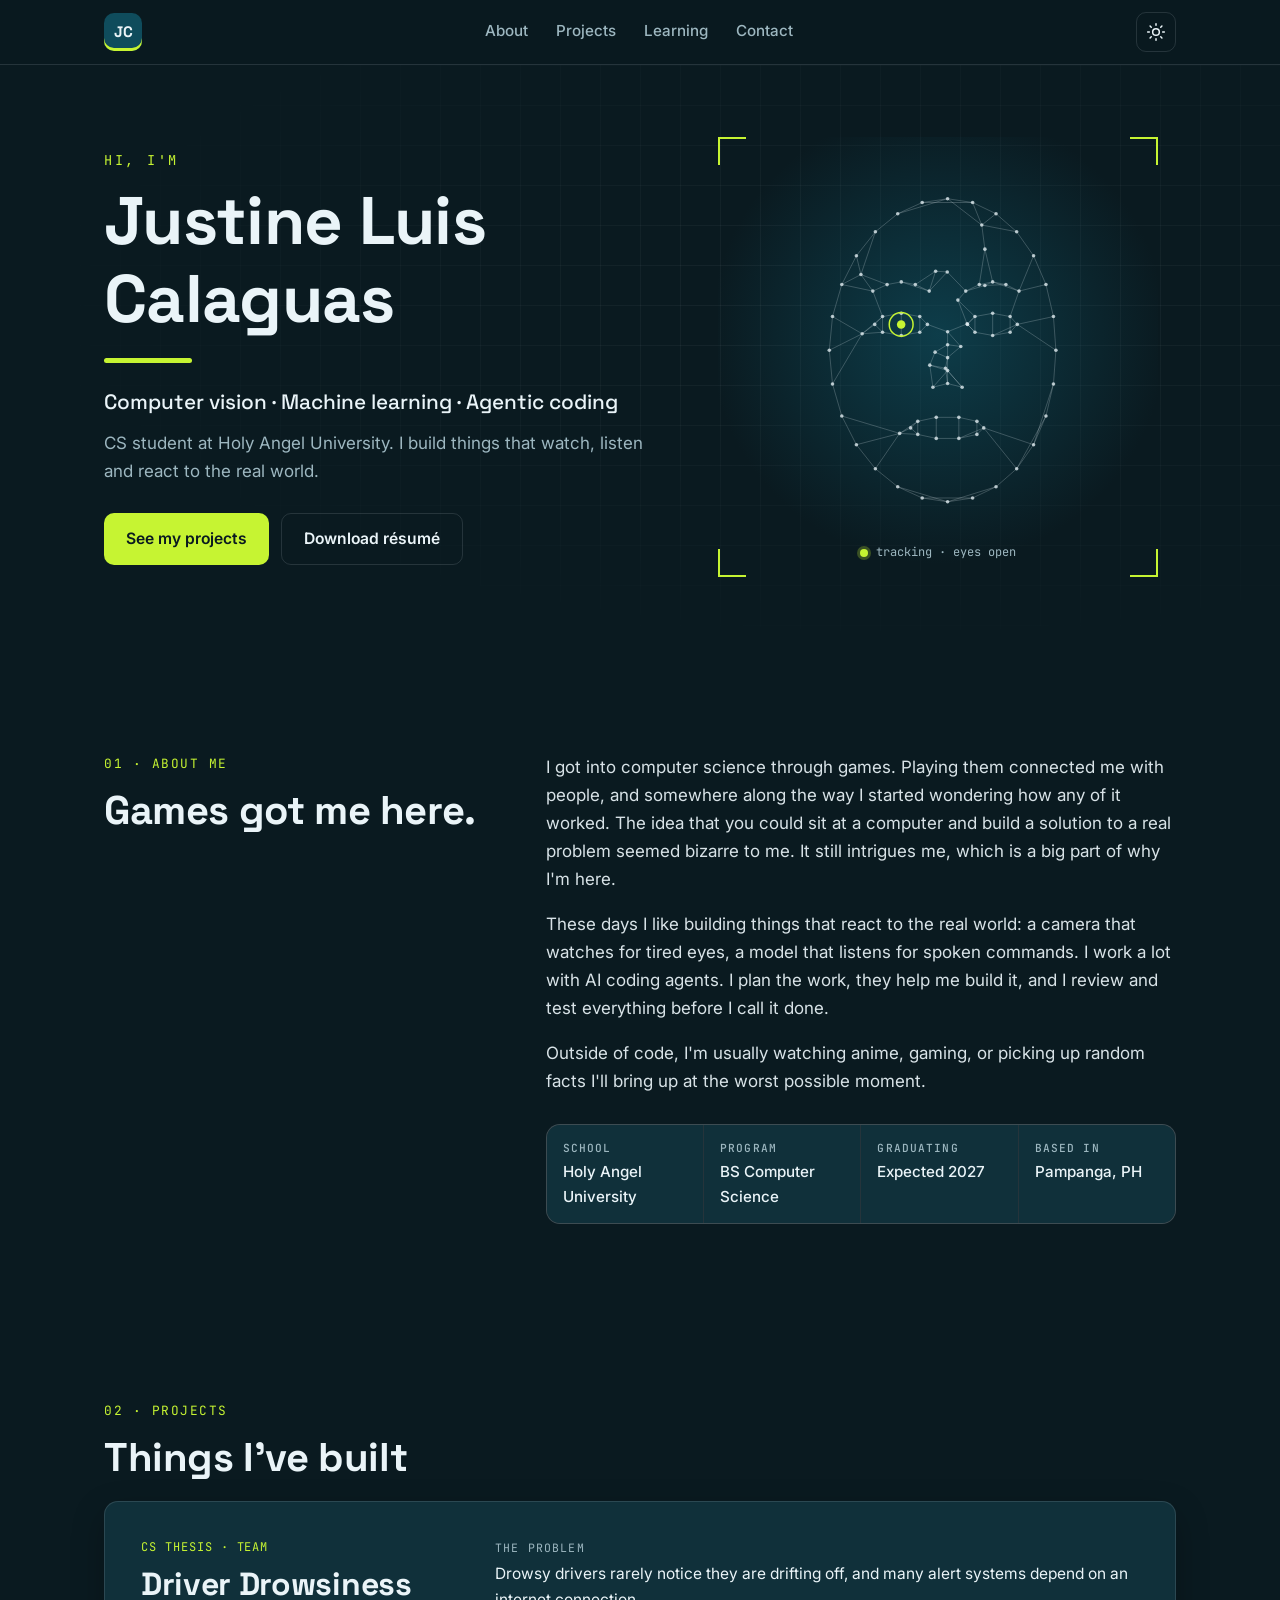
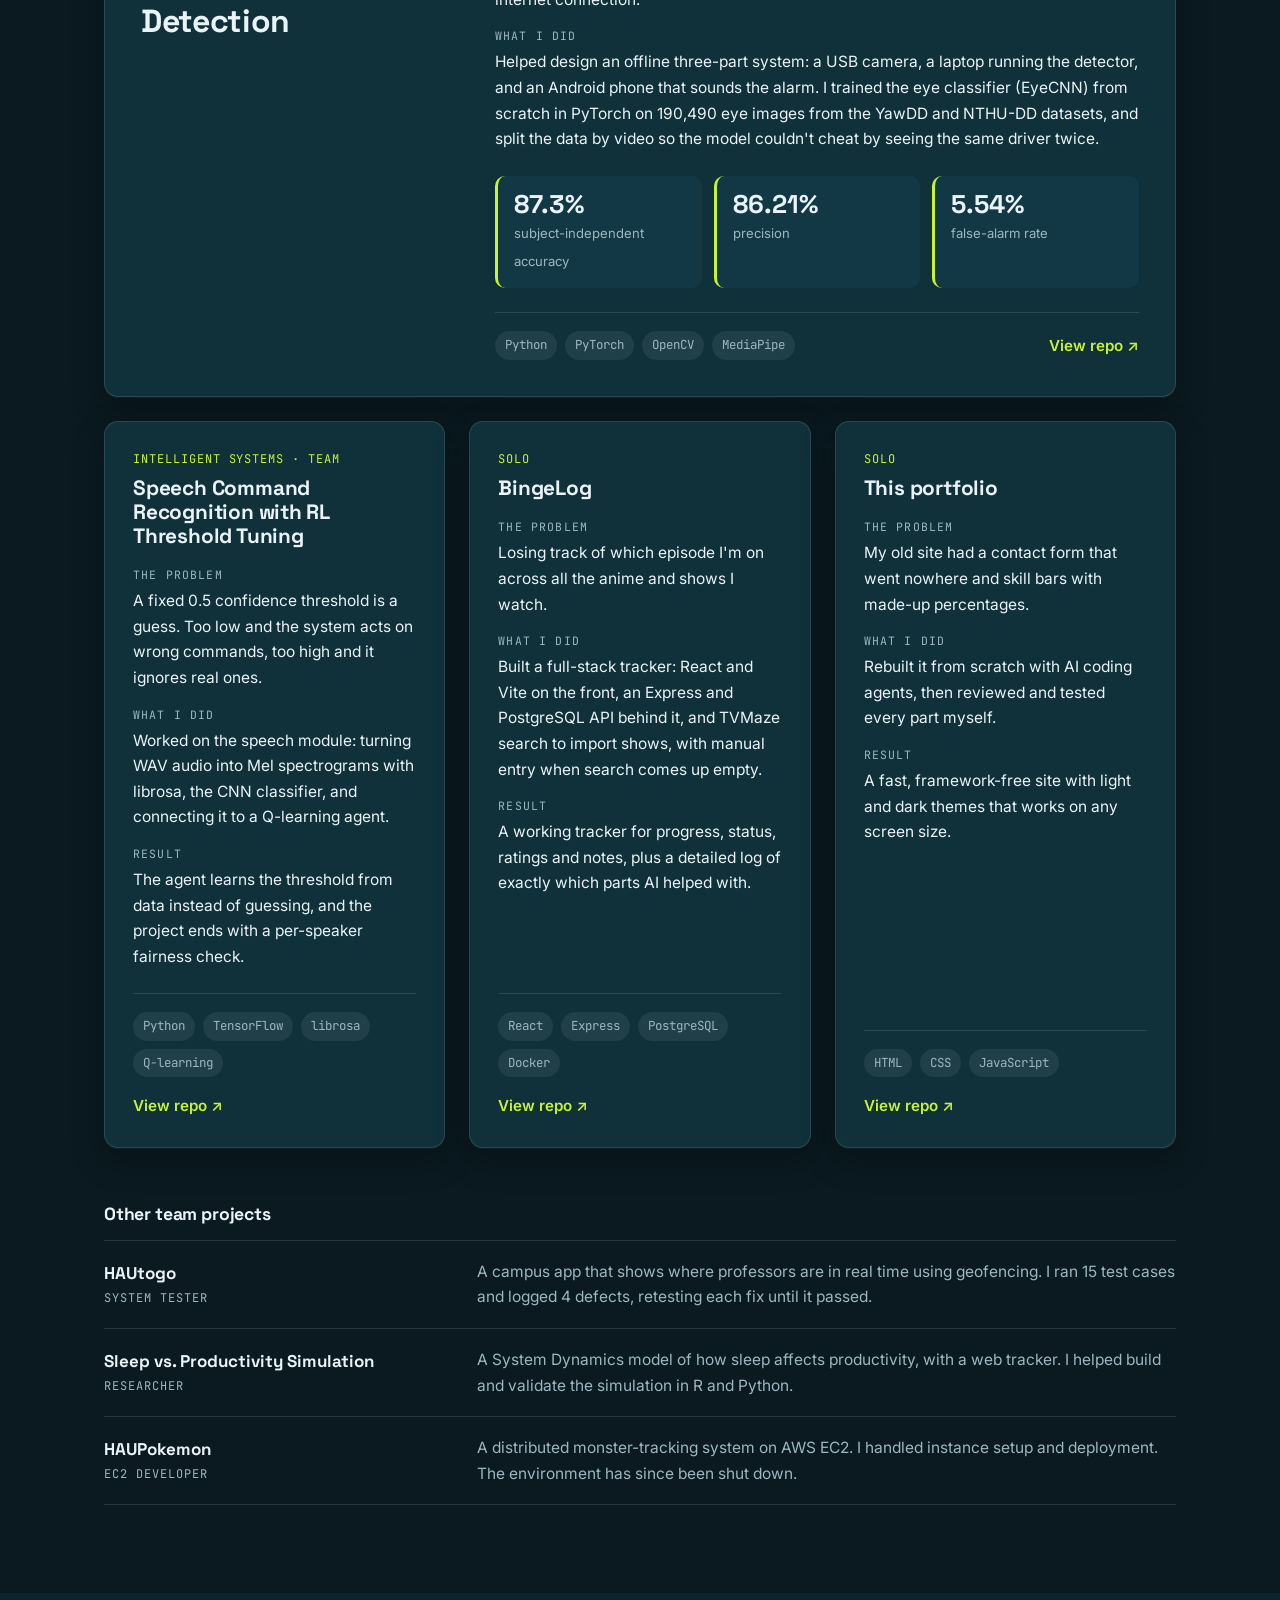
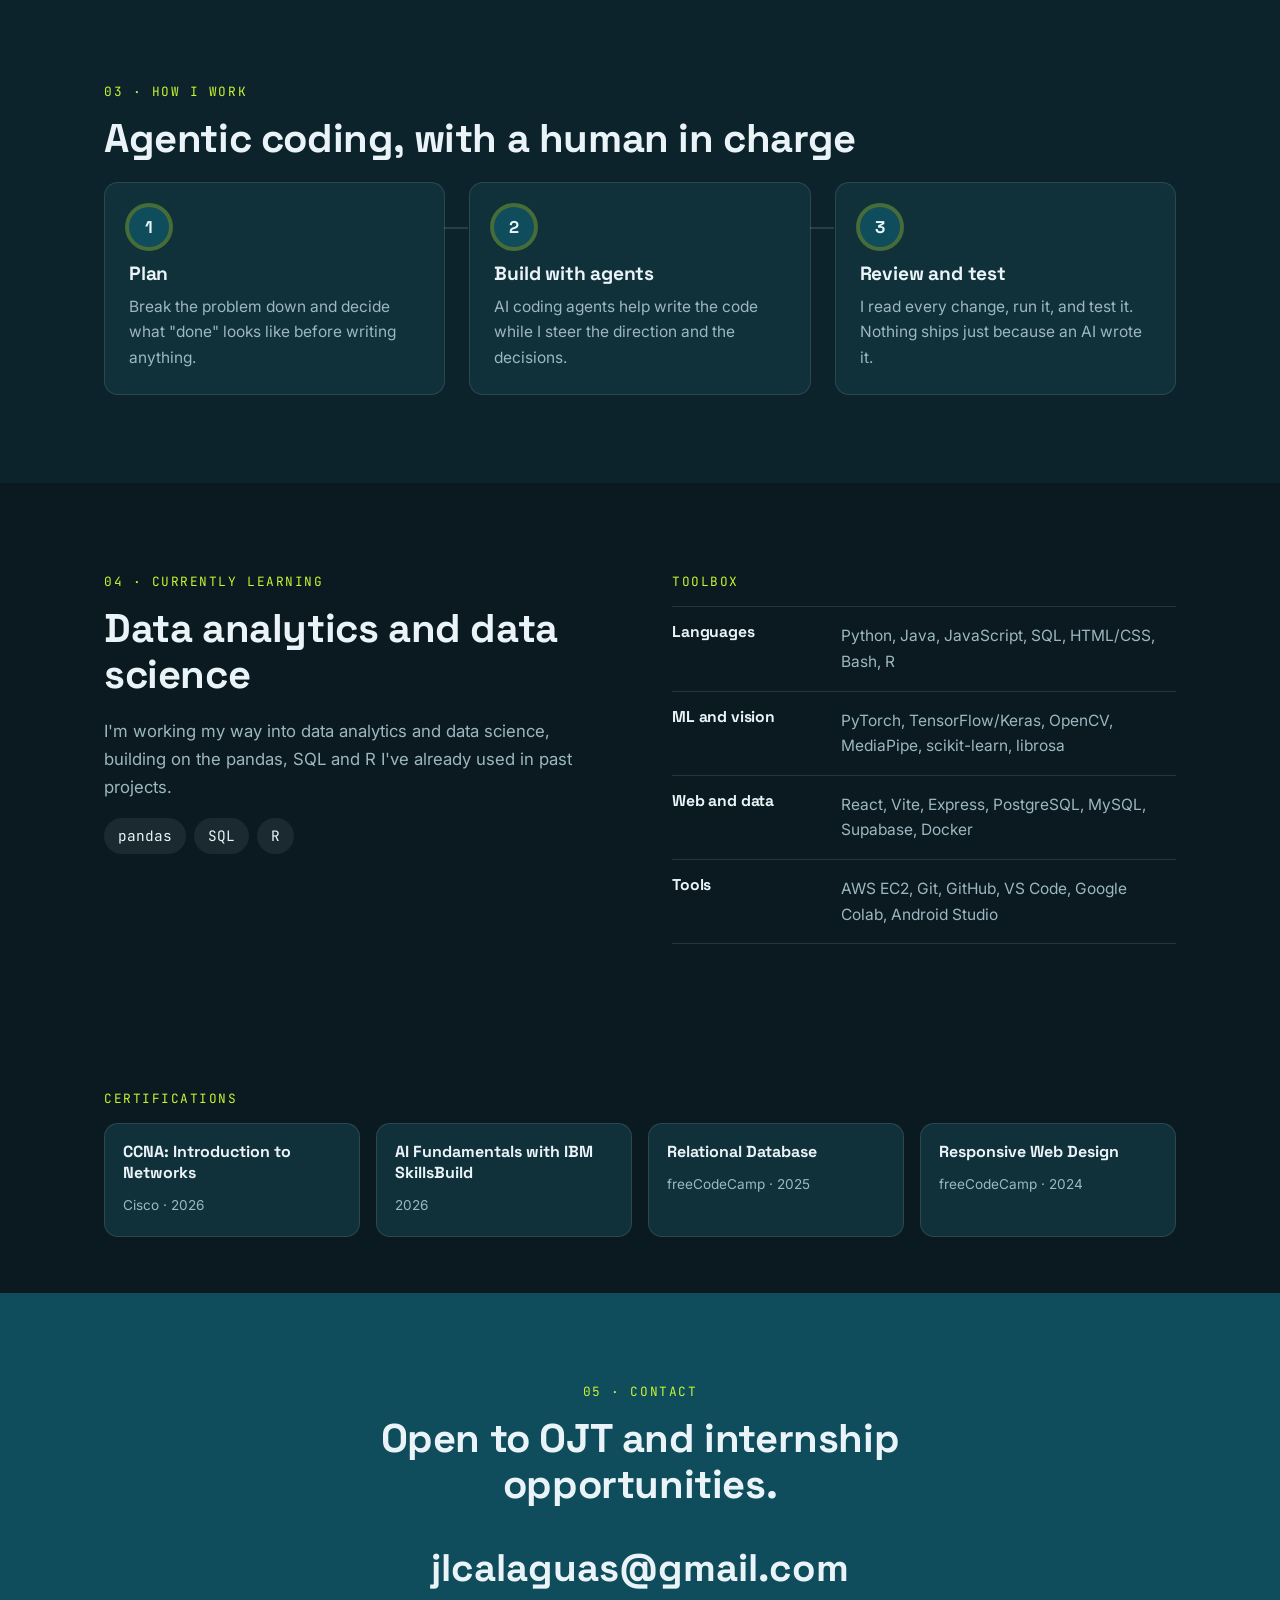
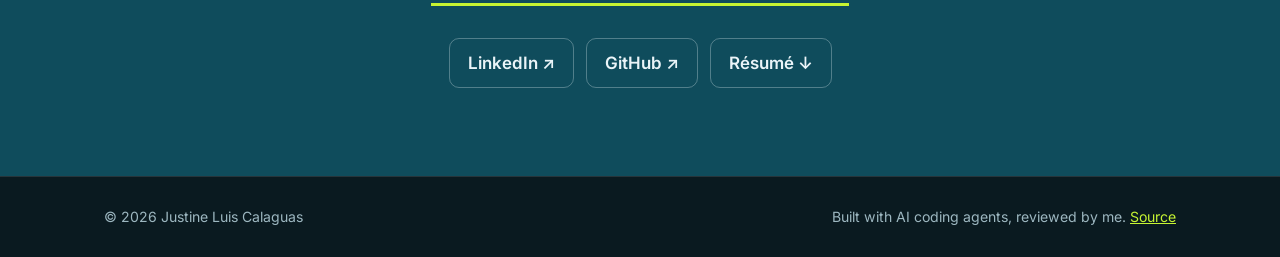
<file: index.html>
<!DOCTYPE html>
<html lang="en" data-theme="dark">
<head>
  <meta charset="UTF-8">
  <meta name="viewport" content="width=device-width, initial-scale=1">
  <title>Justine Calaguas</title>
  <meta name="description" content="Justine Luis Calaguas, Computer Science student at Holy Angel University. Computer vision, machine learning and agentic coding.">
  <meta name="theme-color" content="#0A1A20">
  <meta property="og:title" content="Justine Calaguas">
  <meta property="og:description" content="Computer vision · Machine learning · Agentic coding">
  <meta property="og:type" content="website">
  <meta property="og:url" content="https://jcalaguas.github.io/Portfolio/">
  <meta property="og:image" content="https://jcalaguas.github.io/Portfolio/og-image.png">
  <meta name="twitter:card" content="summary_large_image">
  <link rel="icon" href="favicon.svg" type="image/svg+xml">
  <link rel="preconnect" href="https://fonts.googleapis.com">
  <link rel="preconnect" href="https://fonts.gstatic.com" crossorigin>
  <link href="https://fonts.googleapis.com/css2?family=Inter:wght@400;500;600&family=JetBrains+Mono:wght@500&family=Space+Grotesk:wght@500;700&display=swap" rel="stylesheet">
  <link rel="stylesheet" href="styles.css">
  <script>
    try {
      var t = localStorage.getItem("theme");
      if (t === "light" || t === "dark") document.documentElement.setAttribute("data-theme", t);
    } catch (e) {}
  </script>
</head>
<body>
  <a class="skip" href="#main">Skip to content</a>

  <header class="nav" id="top">
    <div class="wrap nav-inner">
      <a class="logo" href="#top" aria-label="Back to top">
        <span class="logo-mark">JC</span>
      </a>
      <nav class="nav-links" id="nav-links" aria-label="Main">
        <a href="#about">About</a>
        <a href="#projects">Projects</a>
        <a href="#learning">Learning</a>
        <a href="#contact">Contact</a>
      </nav>
      <div class="nav-actions">
        <button class="icon-btn" id="theme-toggle" type="button" aria-label="Switch to light theme">
          <svg class="i-sun" viewBox="0 0 24 24" aria-hidden="true"><circle cx="12" cy="12" r="4"/><path d="M12 2v2M12 20v2M4.9 4.9l1.4 1.4M17.7 17.7l1.4 1.4M2 12h2M20 12h2M4.9 19.1l1.4-1.4M17.7 6.3l1.4-1.4"/></svg>
          <svg class="i-moon" viewBox="0 0 24 24" aria-hidden="true"><path d="M20 14.5A8 8 0 0 1 9.5 4a8 8 0 1 0 10.5 10.5z"/></svg>
        </button>
        <button class="icon-btn menu-btn" id="menu-btn" type="button" aria-label="Open menu" aria-expanded="false" aria-controls="nav-links">
          <svg viewBox="0 0 24 24" aria-hidden="true"><path d="M4 7h16M4 12h16M4 17h16"/></svg>
        </button>
      </div>
    </div>
  </header>

  <main id="main">
    <!-- HERO -->
    <section class="hero">
      <div class="wrap hero-inner">
        <div class="hero-text">
          <p class="eyebrow">Hi, I'm</p>
          <h1>Justine Luis Calaguas</h1>
          <span class="underline" aria-hidden="true"></span>
          <p class="tagline">Computer vision · Machine learning · Agentic coding</p>
          <p class="hero-sub">CS student at Holy Angel University. I build things that watch, listen and react to the real world.</p>
          <div class="hero-cta">
            <a class="btn btn-primary" href="#projects">See my projects</a>
            <a class="btn btn-ghost" href="Calaguas_Justine_Resume.pdf" download>Download résumé</a>
          </div>
        </div>
        <div class="hero-visual" aria-hidden="true">
          <canvas id="mesh"></canvas>
          <span class="corner tl"></span><span class="corner tr"></span>
          <span class="corner bl"></span><span class="corner br"></span>
          <p class="mesh-label"><span class="dot"></span> tracking · eyes open</p>
        </div>
      </div>
    </section>

    <!-- ABOUT -->
    <section class="section" id="about">
      <div class="wrap about-grid">
        <div>
          <p class="kicker">01 · About me</p>
          <h2>Games got me here.</h2>
        </div>
        <div class="about-body">
          <p>I got into computer science through games. Playing them connected me with people, and somewhere along the way I started wondering how any of it worked. The idea that you could sit at a computer and build a solution to a real problem seemed bizarre to me. It still intrigues me, which is a big part of why I'm here.</p>
          <p>These days I like building things that react to the real world: a camera that watches for tired eyes, a model that listens for spoken commands. I work a lot with AI coding agents. I plan the work, they help me build it, and I review and test everything before I call it done.</p>
          <p>Outside of code, I'm usually watching anime, gaming, or picking up random facts I'll bring up at the worst possible moment.</p>
          <ul class="facts">
            <li><span>School</span>Holy Angel University</li>
            <li><span>Program</span>BS Computer Science</li>
            <li><span>Graduating</span>Expected 2027</li>
            <li><span>Based in</span>Pampanga, PH</li>
          </ul>
        </div>
      </div>
    </section>

    <!-- PROJECTS -->
    <section class="section" id="projects">
      <div class="wrap">
        <p class="kicker">02 · Projects</p>
        <h2>Things I've built</h2>

        <article class="project featured">
          <div class="project-head">
            <p class="tag">CS thesis · Team</p>
            <h3>Driver Drowsiness Detection</h3>
          </div>
          <div class="project-body">
            <dl>
              <dt>The problem</dt>
              <dd>Drowsy drivers rarely notice they are drifting off, and many alert systems depend on an internet connection.</dd>
              <dt>What I did</dt>
              <dd>Helped design an offline three-part system: a USB camera, a laptop running the detector, and an Android phone that sounds the alarm. I trained the eye classifier (EyeCNN) from scratch in PyTorch on 190,490 eye images from the YawDD and NTHU-DD datasets, and split the data by video so the model couldn't cheat by seeing the same driver twice.</dd>
            </dl>
            <ul class="stats">
              <li><strong>87.3%</strong><span>subject-independent accuracy</span></li>
              <li><strong>86.21%</strong><span>precision</span></li>
              <li><strong>5.54%</strong><span>false-alarm rate</span></li>
            </ul>
            <div class="project-foot">
              <ul class="chips"><li>Python</li><li>PyTorch</li><li>OpenCV</li><li>MediaPipe</li></ul>
              <a class="link" href="https://github.com/kurtzk10/drowsiness-detector" target="_blank" rel="noopener">View repo <span aria-hidden="true">↗</span></a>
            </div>
          </div>
        </article>

        <div class="project-grid">
          <article class="project">
            <p class="tag">Intelligent Systems · Team</p>
            <h3>Speech Command Recognition with RL Threshold Tuning</h3>
            <dl>
              <dt>The problem</dt>
              <dd>A fixed 0.5 confidence threshold is a guess. Too low and the system acts on wrong commands, too high and it ignores real ones.</dd>
              <dt>What I did</dt>
              <dd>Worked on the speech module: turning WAV audio into Mel spectrograms with librosa, the CNN classifier, and connecting it to a Q-learning agent.</dd>
              <dt>Result</dt>
              <dd>The agent learns the threshold from data instead of guessing, and the project ends with a per-speaker fairness check.</dd>
            </dl>
            <div class="project-foot">
              <ul class="chips"><li>Python</li><li>TensorFlow</li><li>librosa</li><li>Q-learning</li></ul>
              <a class="link" href="https://github.com/JCalaguas/speech-command-rl-threshold" target="_blank" rel="noopener">View repo <span aria-hidden="true">↗</span></a>
            </div>
          </article>

          <article class="project">
            <p class="tag">Solo</p>
            <h3>BingeLog</h3>
            <dl>
              <dt>The problem</dt>
              <dd>Losing track of which episode I'm on across all the anime and shows I watch.</dd>
              <dt>What I did</dt>
              <dd>Built a full-stack tracker: React and Vite on the front, an Express and PostgreSQL API behind it, and TVMaze search to import shows, with manual entry when search comes up empty.</dd>
              <dt>Result</dt>
              <dd>A working tracker for progress, status, ratings and notes, plus a detailed log of exactly which parts AI helped with.</dd>
            </dl>
            <div class="project-foot">
              <ul class="chips"><li>React</li><li>Express</li><li>PostgreSQL</li><li>Docker</li></ul>
              <a class="link" href="https://github.com/JCalaguas/Bingelog" target="_blank" rel="noopener">View repo <span aria-hidden="true">↗</span></a>
            </div>
          </article>

          <article class="project">
            <p class="tag">Solo</p>
            <h3>This portfolio</h3>
            <dl>
              <dt>The problem</dt>
              <dd>My old site had a contact form that went nowhere and skill bars with made-up percentages.</dd>
              <dt>What I did</dt>
              <dd>Rebuilt it from scratch with AI coding agents, then reviewed and tested every part myself.</dd>
              <dt>Result</dt>
              <dd>A fast, framework-free site with light and dark themes that works on any screen size.</dd>
            </dl>
            <div class="project-foot">
              <ul class="chips"><li>HTML</li><li>CSS</li><li>JavaScript</li></ul>
              <a class="link" href="https://github.com/JCalaguas/Portfolio" target="_blank" rel="noopener">View repo <span aria-hidden="true">↗</span></a>
            </div>
          </article>
        </div>

        <div class="team">
          <h3 class="team-title">Other team projects</h3>
          <ul class="team-list">
            <li>
              <div><a href="https://github.com/qwertyuipaas/HAUtogo" target="_blank" rel="noopener">HAUtogo</a><span class="role">System tester</span></div>
              <p>A campus app that shows where professors are in real time using geofencing. I ran 15 test cases and logged 4 defects, retesting each fix until it passed.</p>
            </li>
            <li>
              <div><a href="https://github.com/Ryence07/IMODSIM" target="_blank" rel="noopener">Sleep vs. Productivity Simulation</a><span class="role">Researcher</span></div>
              <p>A System Dynamics model of how sleep affects productivity, with a web tracker. I helped build and validate the simulation in R and Python.</p>
            </li>
            <li>
              <div><span class="nolink">HAUPokemon</span><span class="role">EC2 developer</span></div>
              <p>A distributed monster-tracking system on AWS EC2. I handled instance setup and deployment. The environment has since been shut down.</p>
            </li>
          </ul>
        </div>
      </div>
    </section>

    <!-- HOW I WORK -->
    <section class="section section-tint" id="process">
      <div class="wrap">
        <p class="kicker">03 · How I work</p>
        <h2>Agentic coding, with a human in charge</h2>
        <ol class="steps">
          <li>
            <span class="step-n">1</span>
            <h3>Plan</h3>
            <p>Break the problem down and decide what "done" looks like before writing anything.</p>
          </li>
          <li>
            <span class="step-n">2</span>
            <h3>Build with agents</h3>
            <p>AI coding agents help write the code while I steer the direction and the decisions.</p>
          </li>
          <li>
            <span class="step-n">3</span>
            <h3>Review and test</h3>
            <p>I read every change, run it, and test it. Nothing ships just because an AI wrote it.</p>
          </li>
        </ol>
      </div>
    </section>

    <!-- LEARNING + TOOLBOX -->
    <section class="section" id="learning">
      <div class="wrap two-col">
        <div>
          <p class="kicker">04 · Currently learning</p>
          <h2>Data analytics and data science</h2>
          <p class="lead">I'm working my way into data analytics and data science, building on the pandas, SQL and R I've already used in past projects.</p>
          <ul class="chips chips-lg"><li>pandas</li><li>SQL</li><li>R</li></ul>
        </div>
        <div>
          <p class="kicker">Toolbox</p>
          <div class="toolbox">
            <div><h3>Languages</h3><p>Python, Java, JavaScript, SQL, HTML/CSS, Bash, R</p></div>
            <div><h3>ML and vision</h3><p>PyTorch, TensorFlow/Keras, OpenCV, MediaPipe, scikit-learn, librosa</p></div>
            <div><h3>Web and data</h3><p>React, Vite, Express, PostgreSQL, MySQL, Supabase, Docker</p></div>
            <div><h3>Tools</h3><p>AWS EC2, Git, GitHub, VS Code, Google Colab, Android Studio</p></div>
          </div>
        </div>
      </div>
    </section>

    <!-- CERTIFICATIONS -->
    <section class="section section-tight" id="certifications">
      <div class="wrap">
        <p class="kicker">Certifications</p>
        <ul class="certs">
          <li><strong>CCNA: Introduction to Networks</strong><span>Cisco · 2026</span></li>
          <li><strong>AI Fundamentals with IBM SkillsBuild</strong><span>2026</span></li>
          <li><strong>Relational Database</strong><span>freeCodeCamp · 2025</span></li>
          <li><strong>Responsive Web Design</strong><span>freeCodeCamp · 2024</span></li>
        </ul>
      </div>
    </section>

    <!-- CONTACT -->
    <section class="section contact" id="contact">
      <div class="wrap contact-inner">
        <p class="kicker">05 · Contact</p>
        <h2>Open to OJT and internship opportunities.</h2>
        <a class="email" href="mailto:jlcalaguas@gmail.com">jlcalaguas@gmail.com</a>
        <ul class="socials">
          <li><a href="https://linkedin.com/in/justine-calaguas" target="_blank" rel="noopener">LinkedIn <span aria-hidden="true">↗</span></a></li>
          <li><a href="https://github.com/JCalaguas" target="_blank" rel="noopener">GitHub <span aria-hidden="true">↗</span></a></li>
          <li><a href="Calaguas_Justine_Resume.pdf" download>Résumé <span aria-hidden="true">↓</span></a></li>
        </ul>
      </div>
    </section>
  </main>

  <footer class="footer">
    <div class="wrap footer-inner">
      <p>© 2026 Justine Luis Calaguas</p>
      <p>Built with AI coding agents, reviewed by me. <a href="https://github.com/JCalaguas/Portfolio" target="_blank" rel="noopener">Source</a></p>
    </div>
  </footer>

  <script src="script.js"></script>
</body>
</html>
</file>
<file: styles.css>
/* ---------- Tokens ---------- */
:root {
  --petrol: #0F4C5C;
  --ice: #EAF4F8;
  --lime: #C6F432;

  --bg: #0A1A20;
  --bg-tint: #0D232B;
  --surface: #10303A;
  --surface-2: #133845;
  --text: #EAF4F8;
  --muted: #9DB7C0;
  --line: rgba(234, 244, 248, 0.12);
  --accent: #C6F432;          /* links, labels */
  --accent-ink: #0A1A20;      /* text on lime */
  --btn-bg: #C6F432;
  --btn-text: #0A1A20;
  --chip-bg: rgba(234, 244, 248, 0.07);
  --shadow: 0 1px 0 rgba(234, 244, 248, 0.04), 0 12px 32px rgba(0, 0, 0, 0.25);

  --font-head: "Space Grotesk", "Segoe UI", system-ui, sans-serif;
  --font-body: "Inter", "Segoe UI", system-ui, sans-serif;
  --font-mono: "JetBrains Mono", ui-monospace, Consolas, monospace;

  --radius: 14px;
  --wrap: 1120px;
}

:root[data-theme="light"] {
  --bg: #F4F9FB;
  --bg-tint: #E6F0F4;
  --surface: #FFFFFF;
  --surface-2: #F0F6F8;
  --text: #0B2A33;
  --muted: #4B6670;
  --line: rgba(15, 76, 92, 0.16);
  --accent: #0F4C5C;
  --accent-ink: #0F4C5C;
  --btn-bg: #0F4C5C;
  --btn-text: #EAF4F8;
  --chip-bg: rgba(15, 76, 92, 0.07);
  --shadow: 0 1px 0 rgba(15, 76, 92, 0.05), 0 10px 28px rgba(15, 76, 92, 0.08);
}

/* ---------- Base ---------- */
*, *::before, *::after { box-sizing: border-box; }
html { scroll-behavior: smooth; scroll-padding-top: 80px; }
body {
  margin: 0;
  background: var(--bg);
  color: var(--text);
  font-family: var(--font-body);
  font-size: 17px;
  line-height: 1.65;
  -webkit-font-smoothing: antialiased;
  transition: background-color 0.25s ease, color 0.25s ease;
}
img, svg, canvas { display: block; max-width: 100%; }
a { color: inherit; }
h1, h2, h3 { font-family: var(--font-head); line-height: 1.15; margin: 0; letter-spacing: -0.01em; }
h2 { font-size: clamp(1.75rem, 3.5vw, 2.5rem); margin-bottom: 1.25rem; }
h3 { font-size: 1.2rem; }
p { margin: 0 0 1em; }
ul, ol, dl, dd { margin: 0; padding: 0; }
ul, ol { list-style: none; }

.wrap { width: 100%; max-width: var(--wrap); margin: 0 auto; padding: 0 24px; }
@media (max-width: 600px) { .wrap { padding: 0 16px; } }

.skip {
  position: absolute; left: 16px; top: -48px; z-index: 100;
  background: var(--btn-bg); color: var(--btn-text);
  padding: 8px 14px; border-radius: 8px; font-weight: 600; text-decoration: none;
}
.skip:focus { top: 12px; }

:focus-visible { outline: 2px solid var(--accent); outline-offset: 3px; border-radius: 4px; }

/* ---------- Nav ---------- */
.nav {
  position: sticky; top: 0; z-index: 50;
  background: color-mix(in srgb, var(--bg) 82%, transparent);
  backdrop-filter: blur(12px);
  -webkit-backdrop-filter: blur(12px);
  border-bottom: 1px solid var(--line);
}
.nav-inner { display: flex; align-items: center; justify-content: space-between; height: 64px; gap: 16px; }
.logo { text-decoration: none; }
.logo-mark {
  display: inline-grid; place-items: center;
  width: 38px; height: 38px; border-radius: 10px;
  background: var(--petrol); color: var(--ice);
  font-family: var(--font-head); font-weight: 700; font-size: 0.95rem;
  box-shadow: inset 0 -3px 0 var(--lime);
}
.nav-links { display: flex; gap: 28px; }
.nav-links a {
  text-decoration: none; color: var(--muted); font-weight: 500; font-size: 0.95rem;
  padding: 6px 0; border-bottom: 2px solid transparent; transition: color 0.2s, border-color 0.2s;
}
.nav-links a:hover { color: var(--text); border-bottom-color: var(--accent); }
.nav-actions { display: flex; gap: 8px; }
.icon-btn {
  width: 40px; height: 40px; border-radius: 10px;
  display: grid; place-items: center;
  background: transparent; border: 1px solid var(--line); color: var(--text);
  cursor: pointer; transition: border-color 0.2s, background-color 0.2s;
}
.icon-btn:hover { border-color: var(--accent); }
.icon-btn svg { width: 20px; height: 20px; fill: none; stroke: currentColor; stroke-width: 1.8; stroke-linecap: round; stroke-linejoin: round; }
.i-moon { display: none; }
:root[data-theme="light"] .i-sun { display: none; }
:root[data-theme="light"] .i-moon { display: block; }
.menu-btn { display: none; }

@media (max-width: 760px) {
  .menu-btn { display: grid; }
  .nav-links {
    position: absolute; top: 64px; left: 0; right: 0;
    flex-direction: column; gap: 0;
    background: var(--bg); border-bottom: 1px solid var(--line);
    padding: 8px 16px 16px;
    display: none;
  }
  .nav-links.open { display: flex; }
  .nav-links a { padding: 12px 0; border-bottom: 1px solid var(--line); }
  .nav-links a:last-child { border-bottom: 0; }
}

/* ---------- Buttons, chips, links ---------- */
.btn {
  display: inline-flex; align-items: center; justify-content: center;
  padding: 12px 22px; border-radius: 10px;
  font-weight: 600; font-size: 0.98rem; text-decoration: none;
  transition: transform 0.15s ease, background-color 0.2s, border-color 0.2s;
}
.btn:hover { transform: translateY(-1px); }
.btn-primary { background: var(--btn-bg); color: var(--btn-text); }
.btn-ghost { border: 1px solid var(--line); color: var(--text); }
.btn-ghost:hover { border-color: var(--accent); }

.chips { display: flex; flex-wrap: wrap; gap: 8px; }
.chips li {
  font-family: var(--font-mono); font-size: 0.78rem;
  padding: 4px 10px; border-radius: 999px;
  background: var(--chip-bg); color: var(--muted);
}
.chips-lg li { font-size: 0.9rem; padding: 6px 14px; color: var(--text); }

.link {
  font-weight: 600; font-size: 0.95rem; text-decoration: none; color: var(--accent);
  white-space: nowrap;
}
.link:hover { text-decoration: underline; text-underline-offset: 4px; }

/* ---------- Hero ---------- */
.hero { padding: 72px 0 88px; position: relative; overflow: hidden; }
.hero::before {
  content: ""; position: absolute; inset: 0; pointer-events: none;
  background-image:
    linear-gradient(var(--line) 1px, transparent 1px),
    linear-gradient(90deg, var(--line) 1px, transparent 1px);
  background-size: 40px 40px;
  mask-image: radial-gradient(ellipse at 70% 40%, #000 0%, transparent 70%);
  -webkit-mask-image: radial-gradient(ellipse at 70% 40%, #000 0%, transparent 70%);
  opacity: 0.5;
}
.hero-inner { display: grid; grid-template-columns: 1.15fr 1fr; gap: 48px; align-items: center; position: relative; }
.eyebrow {
  font-family: var(--font-mono); font-size: 0.85rem; letter-spacing: 0.2em; text-transform: uppercase;
  color: var(--accent); margin-bottom: 12px;
}
.hero h1 { font-size: clamp(2.4rem, 6vw, 4.2rem); font-weight: 700; }
.underline { display: block; width: 88px; height: 5px; border-radius: 3px; background: var(--lime); margin: 20px 0 22px; }
.tagline { font-family: var(--font-head); font-size: clamp(1.05rem, 2vw, 1.3rem); font-weight: 500; margin-bottom: 10px; }
.hero-sub { color: var(--muted); max-width: 34em; margin-bottom: 28px; }
.hero-cta { display: flex; flex-wrap: wrap; gap: 12px; }

.hero-visual {
  position: relative; aspect-ratio: 1 / 1; max-width: 440px; width: 100%; justify-self: center;
  border-radius: 20px;
  background: radial-gradient(circle at 50% 45%, color-mix(in srgb, var(--petrol) 70%, transparent), transparent 70%);
}
:root[data-theme="light"] .hero-visual {
  background: radial-gradient(circle at 50% 45%, rgba(15, 76, 92, 0.12), transparent 68%);
}
#mesh { width: 100%; height: 100%; }
.corner { position: absolute; width: 28px; height: 28px; border-color: var(--lime); border-style: solid; border-width: 0; }
.corner.tl { top: 0; left: 0; border-top-width: 2px; border-left-width: 2px; }
.corner.tr { top: 0; right: 0; border-top-width: 2px; border-right-width: 2px; }
.corner.bl { bottom: 0; left: 0; border-bottom-width: 2px; border-left-width: 2px; }
.corner.br { bottom: 0; right: 0; border-bottom-width: 2px; border-right-width: 2px; }
:root[data-theme="light"] .corner { border-color: var(--petrol); }
.mesh-label {
  position: absolute; left: 50%; bottom: 14px; transform: translateX(-50%); margin: 0;
  font-family: var(--font-mono); font-size: 0.75rem; color: var(--muted); white-space: nowrap;
  display: flex; align-items: center; gap: 8px;
}
.mesh-label .dot { width: 8px; height: 8px; border-radius: 50%; background: var(--lime); box-shadow: 0 0 0 3px color-mix(in srgb, var(--lime) 25%, transparent); }
:root[data-theme="light"] .mesh-label .dot { background: var(--petrol); box-shadow: 0 0 0 3px rgba(15,76,92,0.15); }

@media (max-width: 860px) {
  .hero { padding: 40px 0 64px; }
  .hero-inner { grid-template-columns: 1fr; gap: 32px; }
  .hero-visual { order: -1; max-width: 260px; justify-self: start; }
}

/* ---------- Sections ---------- */
.section { padding: 88px 0; }
.section-tight { padding: 56px 0; }
.section-tint { background: var(--bg-tint); }
.kicker {
  font-family: var(--font-mono); font-size: 0.8rem; letter-spacing: 0.12em; text-transform: uppercase;
  color: var(--accent); margin-bottom: 14px;
}
.lead { color: var(--muted); font-size: 1.05rem; max-width: 34em; }
@media (max-width: 600px) { .section { padding: 64px 0; } }

/* About */
.about-grid { display: grid; grid-template-columns: 1fr 1.6fr; gap: 48px; }
.about-body p { color: var(--text); opacity: 0.92; }
.facts {
  display: grid; grid-template-columns: repeat(4, 1fr); gap: 1px;
  margin-top: 28px; border: 1px solid var(--line); border-radius: var(--radius); overflow: hidden;
  background: var(--line);
}
.facts li { background: var(--surface); padding: 14px 16px; font-weight: 500; font-size: 0.95rem; }
.facts span { display: block; font-family: var(--font-mono); font-size: 0.7rem; letter-spacing: 0.1em; text-transform: uppercase; color: var(--muted); margin-bottom: 2px; }
@media (max-width: 860px) {
  .about-grid { grid-template-columns: 1fr; gap: 8px; }
  .facts { grid-template-columns: repeat(2, 1fr); }
}

/* Projects */
.project {
  background: var(--surface); border: 1px solid var(--line); border-radius: var(--radius);
  padding: 28px; box-shadow: var(--shadow);
  display: flex; flex-direction: column;
  transition: border-color 0.2s, transform 0.2s;
}
.project:hover { border-color: color-mix(in srgb, var(--accent) 45%, var(--line)); }
.tag { font-family: var(--font-mono); font-size: 0.75rem; letter-spacing: 0.08em; text-transform: uppercase; color: var(--accent); margin-bottom: 8px; }
.project h3 { font-size: 1.3rem; margin-bottom: 16px; }
.project dl { flex: 1; }
.project dt { font-family: var(--font-mono); font-size: 0.72rem; letter-spacing: 0.1em; text-transform: uppercase; color: var(--muted); margin-top: 14px; }
.project dt:first-child { margin-top: 0; }
.project dd { font-size: 0.97rem; margin-top: 4px; }
.project-foot { display: flex; align-items: center; justify-content: space-between; gap: 16px; flex-wrap: wrap; margin-top: 24px; padding-top: 18px; border-top: 1px solid var(--line); }

.project.featured { display: grid; grid-template-columns: 1fr 2fr; gap: 32px; margin-bottom: 24px; padding: 36px; }
.project.featured h3 { font-size: clamp(1.5rem, 3vw, 2rem); }
.stats { display: grid; grid-template-columns: repeat(3, 1fr); gap: 12px; margin-top: 24px; }
.stats li { background: var(--surface-2); border-radius: 10px; padding: 14px 16px; border-left: 3px solid var(--lime); }
:root[data-theme="light"] .stats li { border-left-color: var(--petrol); }
.stats strong { display: block; font-family: var(--font-head); font-size: 1.6rem; line-height: 1.1; }
.stats span { font-size: 0.82rem; color: var(--muted); }

.project-grid { display: grid; grid-template-columns: repeat(3, 1fr); gap: 24px; }
@media (max-width: 1000px) {
  .project-grid { grid-template-columns: repeat(2, 1fr); }
  .project-grid > :last-child:nth-child(odd) { grid-column: 1 / -1; }
}
@media (max-width: 760px) {
  .project-grid { grid-template-columns: 1fr; }
  .project.featured { grid-template-columns: 1fr; gap: 0; padding: 28px; }
  .stats { grid-template-columns: 1fr; }
}
@media (max-width: 600px) { .project { padding: 22px; } }

.team { margin-top: 56px; }
.team-title { font-size: 1.1rem; margin-bottom: 16px; }
.team-list { border-top: 1px solid var(--line); }
.team-list li { display: grid; grid-template-columns: 1fr 2fr; gap: 24px; padding: 18px 0; border-bottom: 1px solid var(--line); }
.team-list li div { display: flex; flex-direction: column; gap: 2px; }
.team-list a, .team-list .nolink { font-family: var(--font-head); font-weight: 700; text-decoration: none; }
.team-list a:hover { color: var(--accent); }
.role { font-family: var(--font-mono); font-size: 0.75rem; color: var(--muted); text-transform: uppercase; letter-spacing: 0.08em; }
.team-list p { margin: 0; color: var(--muted); font-size: 0.97rem; }
@media (max-width: 760px) { .team-list li { grid-template-columns: 1fr; gap: 6px; } }

/* Process */
.steps { display: grid; grid-template-columns: repeat(3, 1fr); gap: 24px; counter-reset: s; }
.steps li { background: var(--surface); border: 1px solid var(--line); border-radius: var(--radius); padding: 24px; position: relative; }
.steps li:not(:last-child)::after {
  content: ""; position: absolute; top: 44px; right: -24px; width: 24px; height: 2px; background: var(--line);
}
.step-n {
  display: inline-grid; place-items: center; width: 40px; height: 40px; border-radius: 50%;
  background: var(--petrol); color: var(--ice); font-family: var(--font-head); font-weight: 700;
  box-shadow: 0 0 0 4px color-mix(in srgb, var(--lime) 30%, transparent); margin-bottom: 16px;
}
.steps h3 { margin-bottom: 8px; }
.steps p { color: var(--muted); margin: 0; font-size: 0.97rem; }
@media (max-width: 760px) {
  .steps { grid-template-columns: 1fr; gap: 16px; }
  .steps li:not(:last-child)::after { display: none; }
}

/* Learning + toolbox */
.two-col { display: grid; grid-template-columns: 1fr 1fr; gap: 64px; }
.toolbox { display: grid; gap: 0; border-top: 1px solid var(--line); }
.toolbox div { padding: 16px 0; border-bottom: 1px solid var(--line); display: grid; grid-template-columns: 9em 1fr; gap: 16px; }
.toolbox h3 { font-size: 0.98rem; }
.toolbox p { margin: 0; color: var(--muted); font-size: 0.97rem; }
@media (max-width: 860px) {
  .two-col { grid-template-columns: 1fr; gap: 56px; }
}
@media (max-width: 480px) { .toolbox div { grid-template-columns: 1fr; gap: 4px; } }

/* Certifications */
.certs { display: grid; grid-template-columns: repeat(4, 1fr); gap: 16px; }
.certs li { border: 1px solid var(--line); border-radius: var(--radius); padding: 18px; background: var(--surface); }
.certs strong { display: block; font-family: var(--font-head); font-size: 1rem; line-height: 1.3; margin-bottom: 6px; }
.certs span { font-size: 0.85rem; color: var(--muted); }
@media (max-width: 1000px) { .certs { grid-template-columns: repeat(2, 1fr); } }
@media (max-width: 480px) { .certs { grid-template-columns: 1fr; } }

/* Contact */
.contact { background: var(--petrol); color: var(--ice); text-align: center; }
.contact .kicker { color: var(--lime); }
.contact h2 { color: var(--ice); max-width: 18em; margin: 0 auto 28px; }
.contact-inner { display: flex; flex-direction: column; align-items: center; }
.email {
  font-family: var(--font-head); font-weight: 700; font-size: clamp(1.4rem, 4.5vw, 2.4rem);
  color: var(--ice); text-decoration: none; word-break: break-all;
  border-bottom: 3px solid var(--lime); padding-bottom: 4px;
}
.email:hover { color: var(--lime); }
.socials { display: flex; flex-wrap: wrap; justify-content: center; gap: 12px; margin-top: 32px; }
.socials a {
  display: inline-block; padding: 10px 18px; border-radius: 10px;
  border: 1px solid rgba(234, 244, 248, 0.3); color: var(--ice); text-decoration: none; font-weight: 600;
}
.socials a:hover { border-color: var(--lime); color: var(--lime); }
.contact :focus-visible { outline-color: var(--lime); }

/* Footer */
.footer { padding: 28px 0; border-top: 1px solid var(--line); color: var(--muted); font-size: 0.88rem; }
.footer-inner { display: flex; justify-content: space-between; flex-wrap: wrap; gap: 8px; }
.footer p { margin: 0; }
.footer a { color: var(--accent); }

@media (prefers-reduced-motion: reduce) {
  html { scroll-behavior: auto; }
  *, *::before, *::after { transition: none !important; }
}
</file>
